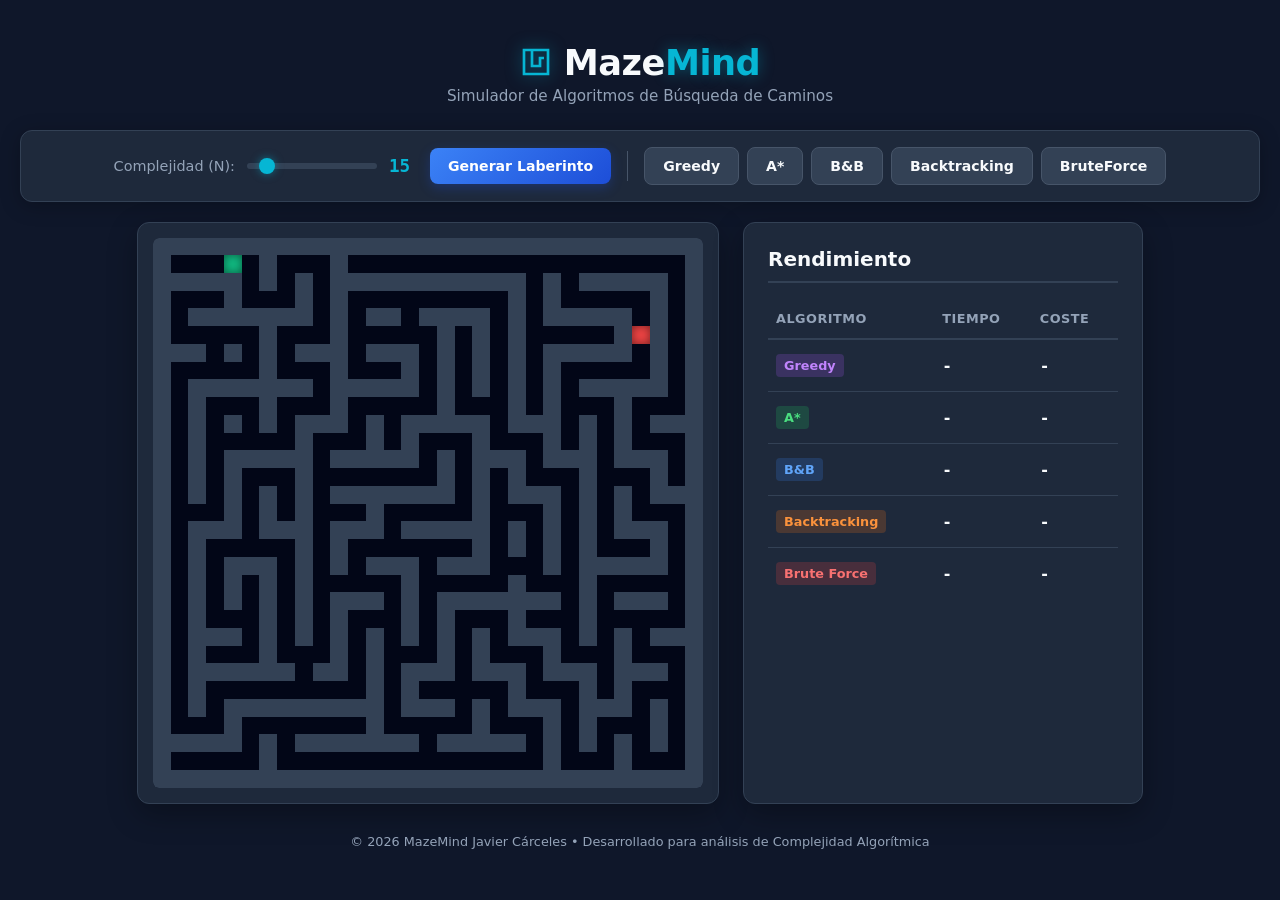
<file: B&B_Maze/index.html>
<!DOCTYPE html>
<html lang="es">
<head>
    <meta charset="UTF-8">
    <meta name="viewport" content="width=device-width, initial-scale=1.0">
    <meta name="description" content="Comparativa de algoritmos de búsqueda en laberintos en tiempo real.">
    <title>MazeMind // Comparativa de Algoritmos</title>
    <link rel="stylesheet" href="style.css">
    <script src="maze.js" defer></script>
    <script src="solver.js" defer></script>
</head>
<body>

    <div class="app-container">
        
        <header class="app-header">
            <div class="logo-area">
                <svg class="logo-icon" viewBox="0 0 24 24" fill="none" stroke="currentColor" stroke-width="2">
                    <path d="M3 3h18v18H3V3z" />
                    <path d="M9 3v12h6V9h3" />
                </svg>
                <h1>Maze<span>Mind</span></h1>
            </div>
            <p class="subtitle">Simulador de Algoritmos de Búsqueda de Caminos</p>
        </header>

        <section class="controls-panel">
            <div class="control-group">
                <label for="size">Complejidad (N):</label>
                <input type="range" id="size" value="15" min="5" max="100" oninput="this.nextElementSibling.value = this.value">
                <output class="complexity-value">15</output>
            </div>
            
            <button class="btn btn-primary" onclick="initMaze()">
                Generar Laberinto
            </button>
            
            <div class="divider"></div>
            
            <div class="solver-buttons">
                <button class="btn btn-secondary btn-greedy" onclick="startSolving('GREEDY')">Greedy</button>
                <button class="btn btn-secondary btn-astar" onclick="startSolving('ASTAR')">A*</button>
                <button class="btn btn-secondary btn-bb" onclick="startSolving('BB')">B&B</button>
                <button class="btn btn-secondary btn-backtracking" onclick="startSolving('BACKTRACKING')">Backtracking</button>
                <button class="btn btn-secondary btn-bruteforce" onclick="startSolving('BRUTEFORCE')">BruteForce</button>
            </div>
        </section>

        <div class="workspace">
            <main class="maze-wrapper">
                <div id="mazeContainer"></div>
            </main>
            
            <aside class="stats-panel">
                <h2>Rendimiento</h2>
                <table class="stats-table">
                    <thead>
                        <tr>
                            <th>Algoritmo</th>
                            <th>Tiempo</th>
                            <th>Coste</th>
                        </tr>
                    </thead>
                    <tbody id="resultsTable">
                        <tr id="row-GREEDY"><td><span class="badge badge-greedy">Greedy</span></td><td class="time">-</td><td class="cost">-</td></tr>
                        <tr id="row-ASTAR"><td><span class="badge badge-astar">A*</span></td><td class="time">-</td><td class="cost">-</td></tr>
                        <tr id="row-BB"><td><span class="badge badge-bb">B&B</span></td><td class="time">-</td><td class="cost">-</td></tr>
                        <tr id="row-BACKTRACKING"><td><span class="badge badge-backtracking">Backtracking</span></td><td class="time">-</td><td class="cost">-</td></tr>
                        <tr id="row-BRUTEFORCE"><td><span class="badge badge-bruteforce">Brute Force</span></td><td class="time">-</td><td class="cost">-</td></tr>
                    </tbody>
                </table>
            </aside>
        </div>

        <footer class="app-footer">
            <p>&copy; 2026 MazeMind Javier Cárceles &bull; Desarrollado para análisis de Complejidad Algorítmica</p>
        </footer>
    </div>

</body>
</html>
</file>
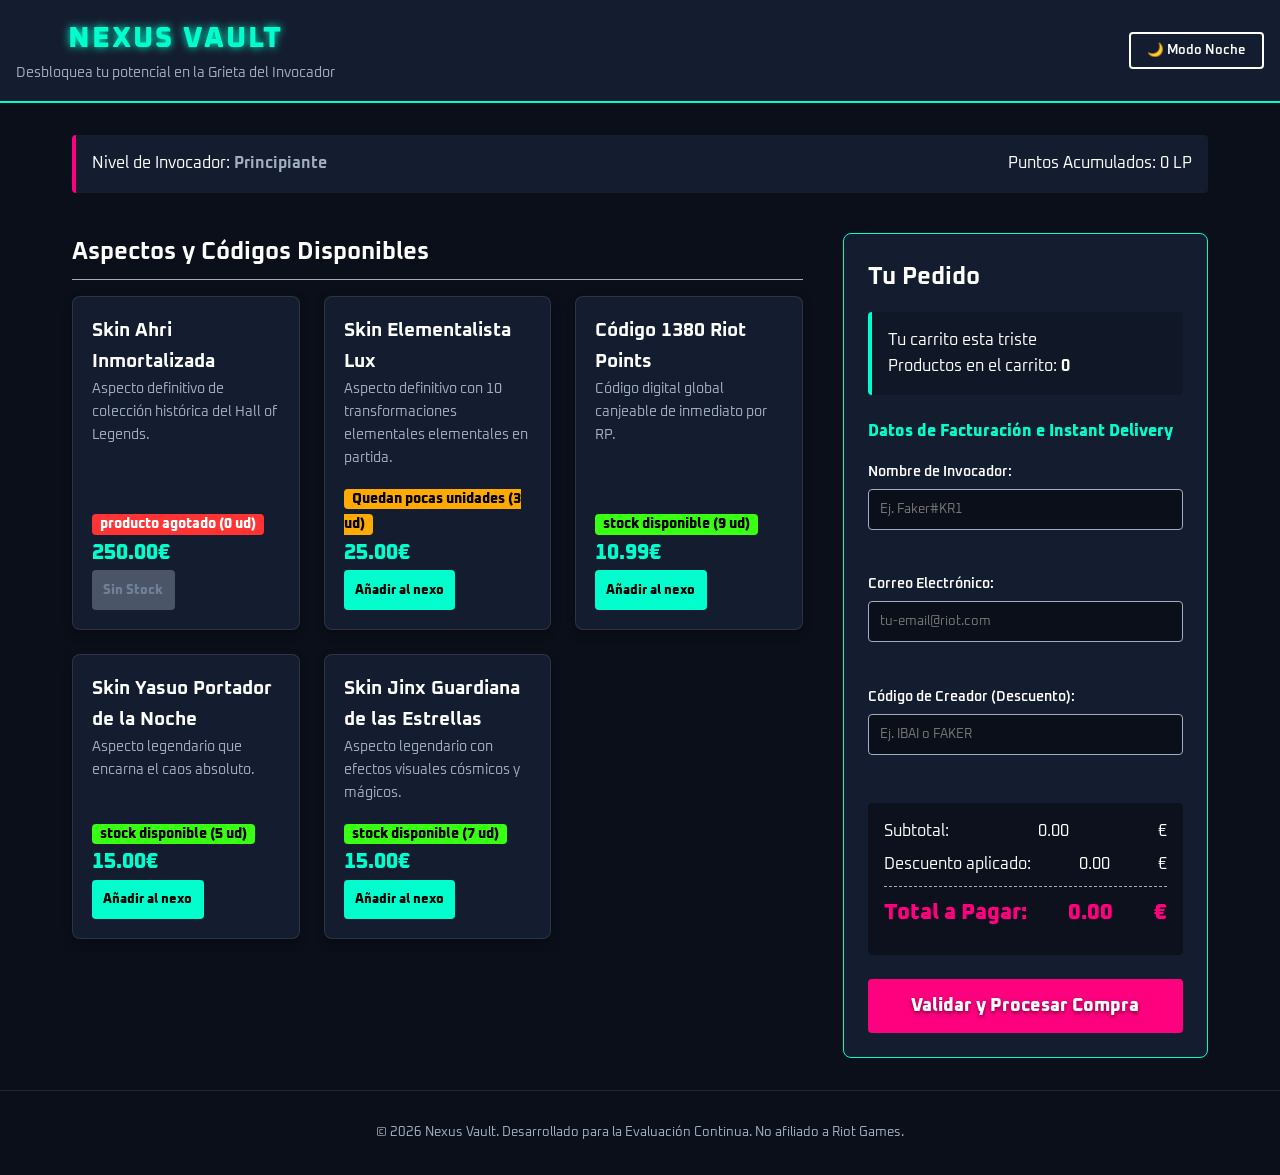
<file: EVC1_JavierCarceles/index.html>
<!DOCTYPE html>
<html lang="es">
<head>
    <meta charset="UTF-8">
    <meta name="viewport" content="width=device-width, initial-scale=1.0">
    <meta name="description" content="Nexus Vault: La tienda gamer definitiva de skins y códigos de League of Legends. Consigue RP y aspectos exclusivos al mejor precio con envíos instantáneos.">
    <meta name="keywords" content="League of Legends, LoL, Skins LoL, Códigos RP, Riot Points, Hextech, Tienda Gamer">
    <title>Nexus Vault | Skins y Códigos de League of Legends</title>
    <link rel="preconnect" href="https://fonts.googleapis.com">
    <link rel="preconnect" href="https://fonts.gstatic.com" crossorigin>
    <link href="https://fonts.googleapis.com/css2?family=Oxanium:wght@400;600;800&display=swap" rel="stylesheet">
    <link rel="stylesheet" href="style.css">
</head>
<body>

    <header class="site-header">
        <div class="header-container">
            <div class="logo-area">
                <span class="startup-logo">NEXUS VAULT</span>
                <p class="startup-slogan">Desbloquea tu potencial en la Grieta del Invocador</p>
            </div>
            <button id="theme-toggle" class="btn-theme" aria-label="Cambiar entre modo día y noche">🌙 Modo Noche</button>
        </div>
    </header>

    <main class="main-content">
        <section class="user-status-card" aria-labelledby="user-status-title">
            <h2 id="user-status-title" class="sr-only">Estado del Invocador</h2>
            <div class="status-container">
                <p>Nivel de Invocador: <strong id="user-level">Principiante</strong></p>
                <p>Puntos Acumulados: <span id="user-points">0</span> LP</p>
            </div>
        </section>

        <section class="catalog-section" aria-labelledby="catalog-title">
            <h2 id="catalog-title">Aspectos y Códigos Disponibles</h2>
            <div id="products-grid" class="products-grid">
                </div>
        </section>

        <section class="checkout-section" aria-labelledby="cart-title">
            <h2 id="cart-title">Tu Pedido</h2>
            
            <div class="cart-status-box" aria-live="polite">
                <p id="cart-message" class="cart-message">Tu carrito está triste.</p>
                <p>Productos en el carrito: <strong id="cart-count">0</strong></p>
            </div>

            <form id="checkout-form" class="checkout-form" novalidate>
                <fieldset>
                    <legend>Datos de Facturación e Instant Delivery</legend>
                    
                    <div class="form-group">
                        <label for="username">Nombre de Invocador:</label>
                        <input type="text" id="username" name="username" required minlength="3" placeholder="Ej. Faker#KR1">
                        <span class="error-msg" id="error-username" aria-live="assertive"></span>
                    </div>

                    <div class="form-group">
                        <label for="email">Correo Electrónico:</label>
                        <input type="email" id="email" name="email" required placeholder="tu-email@riot.com">
                        <span class="error-msg" id="error-email" aria-live="assertive"></span>
                    </div>

                    <div class="form-group">
                        <label for="creator-code">Código de Creador (Descuento):</label>
                        <input type="text" id="creator-code" name="creator-code" placeholder="Ej. IBAI o FAKER">
                        <span class="success-msg" id="success-code" aria-live="polite"></span>
                    </div>
                </fieldset>

                <div class="summary-box">
                    <p>Subtotal: <span id="subtotal-price">0.00</span>€</p>
                    <p>Descuento aplicado: <span id="discount-amount">0.00</span>€</p>
                    <p class="total-highlight">Total a Pagar: <span id="total-price">0.00</span>€</p>
                </div>

                <button type="submit" id="btn-validate" class="btn-submit">Validar y Procesar Compra</button>
            </form>

            <div id="checkout-result" class="checkout-result hidden" aria-live="status"></div>
        </section>
    </main>

    <footer class="site-footer">
        <p>&copy; 2026 Nexus Vault. Desarrollado para la Evaluación Continua. No afiliado a Riot Games.</p>
    </footer>

    <script src="app.js"></script>
</body>
</html>
</file>
<file: B&B_Maze/style.css>
:root {
  --bg-main: #0f172a;       
  --bg-card: #1e293b;       
  --text-main: #f8fafc;     
  --text-muted: #94a3b8;   
  --color-wall: #334155;    
  --color-path: #020617;    
  --color-start: #10b981;   
  --color-end: #ef4444;     
  --color-explore: #06b6d4; 
  --color-solution: #eab308;
  
  --radius: 12px;
  --transition: all 0.25s ease;
}

* {
  box-sizing: border-box;
  margin: 0;
  padding: 0;
}

body {
  font-family: system-ui, -apple-system, BlinkMacSystemFont, 'Segoe UI', Roboto, sans-serif;
  background-color: var(--bg-main);
  color: var(--text-main);
  min-height: 100vh;
  display: flex;
  justify-content: center;
  align-items: center;
  padding: 20px;
}

.app-container {
  width: 100%;
  max-width: 1300px;
  display: flex;
  flex-direction: column;
  gap: 20px;
}

.app-header {
  text-align: center;
  margin-bottom: 5px;
}

.logo-area {
  display: flex;
  align-items: center;
  justify-content: center;
  gap: 12px;
  margin-bottom: 4px;
}

.logo-icon {
  width: 32px;
  height: 32px;
  color: var(--color-explore);
  filter: drop-shadow(0 0 8px rgba(6, 182, 212, 0.5));
}

.app-header h1 {
  font-size: 2.2rem;
  font-weight: 800;
  letter-spacing: -0.5px;
}

.app-header h1 span {
  color: var(--color-explore);
  text-shadow: 0 0 15px rgba(6, 182, 212, 0.4);
}

.subtitle {
  color: var(--text-muted);
  font-size: 0.95rem;
}

.controls-panel {
  background: var(--bg-card);
  padding: 16px 24px;
  border-radius: var(--radius);
  border: 1px solid #334155;
  display: flex;
  flex-wrap: wrap;
  gap: 16px;
  align-items: center;
  justify-content: center;
  box-shadow: 0 4px 20px rgba(0, 0, 0, 0.25);
}

.control-group {
  display: flex;
  align-items: center;
  gap: 12px;
}

.control-group label {
  font-size: 0.9rem;
  color: var(--text-muted);
  font-weight: 500;
}

input[type="range"] {
  -webkit-appearance: none;
  appearance: none;
  background: #334155;
  height: 6px;
  border-radius: 3px;
  width: 130px;
  outline: none;
  transition: var(--transition);
}

input[type="range"]::-webkit-slider-thumb {
  -webkit-appearance: none;
  appearance: none;
  width: 16px;
  height: 16px;
  border-radius: 50%;
  background: var(--color-explore);
  cursor: pointer;
  box-shadow: 0 0 8px rgba(6, 182, 212, 0.5);
  transition: var(--transition);
}

input[type="range"]::-webkit-slider-thumb:hover {
  transform: scale(1.15);
  background: var(--text-main);
}

input[type="range"]::-moz-range-thumb {
  width: 16px;
  height: 16px;
  border: none;
  border-radius: 50%;
  background: var(--color-explore);
  cursor: pointer;
  box-shadow: 0 0 8px rgba(6, 182, 212, 0.5);
  transition: var(--transition);
}

input[type="range"]::-moz-range-thumb:hover {
  transform: scale(1.15);
  background: var(--text-main);
}

.complexity-value {
  font-family: monospace;
  font-size: 1.1rem;
  font-weight: bold;
  color: var(--color-explore);
  min-width: 25px;
  text-align: left;
}

.divider {
  width: 1px;
  height: 30px;
  background: #475569;
}

.btn {
  font-family: inherit;
  font-size: 0.88rem;
  font-weight: 600;
  padding: 10px 18px;
  border-radius: 8px;
  border: none;
  cursor: pointer;
  transition: var(--transition);
}

.btn-primary {
  background: linear-gradient(135deg, #3b82f6, #1d4ed8);
  color: white;
  box-shadow: 0 4px 12px rgba(29, 78, 216, 0.3);
}

.btn-primary:hover {
  transform: translateY(-1px);
  box-shadow: 0 6px 16px rgba(29, 78, 216, 0.45);
}

.solver-buttons {
  display: flex;
  gap: 8px;
  flex-wrap: wrap;
}

.btn-secondary {
  background: #334155;
  color: var(--text-main);
  border: 1px solid #475569;
}

.btn-secondary:hover {
  background: #475569;
  transform: translateY(-1px);
}

.btn-greedy:hover { border-color: #a855f7; color: #d8b4fe; }
.btn-astar:hover { border-color: #22c55e; color: #86efac; }
.btn-bb:hover { border-color: #3b82f6; color: #93c5fd; }
.btn-backtracking:hover { border-color: #f97316; color: #fdba74; }
.btn-bruteforce:hover { border-color: #ef4444; color: #fca5a5; }

.workspace {
  display: flex;
  flex-direction: row;
  gap: 24px;
  justify-content: center;
  align-items: stretch;
}

@media (max-width: 950px) {
  .workspace { flex-direction: column; align-items: center; }
}

.maze-wrapper {
  background: var(--bg-card);
  padding: 15px;
  border-radius: var(--radius);
  border: 1px solid #334155;
  box-shadow: 0 10px 30px rgba(0, 0, 0, 0.3);
  display: flex;
  align-items: center;
  justify-content: center;
}

#mazeContainer {
  display: grid;
  width: 72vh;
  height: 72vh;
  max-width: 550px;
  max-height: 550px;
  background-color: var(--color-path);
  border-radius: 6px;
  overflow: hidden;
  gap: 0; 
}

.cell {
  width: 100%;
  height: 100%;
  transition: background-color 0.1s ease;
}

.wall { background-color: var(--color-wall); }
.path { background-color: var(--color-path); }

.start {
  background-color: var(--color-start) !important;
  box-shadow: inset 0 0 10px rgba(0,0,0,0.5);
  position: relative;
}
.end {
  background-color: var(--color-end) !important;
  box-shadow: inset 0 0 10px rgba(0,0,0,0.5);
}

.exploring {
  background-color: var(--color-explore);
  animation: pulseExplore 0.5s ease-out;
}

.solution {
  background-color: var(--color-solution) !important;
  animation: pulseSolution 0.4s ease-in-out forwards;
}

.stats-panel {
  background: var(--bg-card);
  padding: 24px;
  border-radius: var(--radius);
  border: 1px solid #334155;
  box-shadow: 0 10px 30px rgba(0, 0, 0, 0.3);
  flex-grow: 1;
  max-width: 400px;
  min-width: 300px;
  display: flex;
  flex-direction: column;
}

.stats-panel h2 {
  font-size: 1.25rem;
  margin-bottom: 16px;
  font-weight: 700;
  border-bottom: 2px solid #334155;
  padding-bottom: 10px;
}

.stats-table {
  width: 100%;
  border-collapse: collapse;
}

.stats-table th {
  color: var(--text-muted);
  font-size: 0.8rem;
  text-transform: uppercase;
  letter-spacing: 0.5px;
  padding: 12px 8px;
  text-align: left;
  border-bottom: 2px solid #334155;
}

.stats-table td {
  padding: 14px 8px;
  font-size: 0.92rem;
  border-bottom: 1px solid #334155;
  color: var(--text-main);
  text-align: left;
}

.stats-table tbody tr:last-child td {
  border-bottom: none;
}

.stats-table .time, .stats-table .cost {
  font-family: monospace;
  font-size: 1rem;
  font-weight: 600;
}

.badge {
  padding: 4px 8px;
  border-radius: 4px;
  font-size: 0.8rem;
  font-weight: 600;
  display: inline-block;
  background: #475569;
}
.badge-greedy { background: rgba(168, 85, 247, 0.2); color: #c084fc; }
.badge-astar { background: rgba(34, 197, 94, 0.2); color: #4ade80; }
.badge-bb { background: rgba(59, 130, 246, 0.2); color: #60a5fa; }
.badge-backtracking { background: rgba(249, 115, 22, 0.2); color: #fb923c; }
.badge-bruteforce { background: rgba(239, 68, 68, 0.2); color: #f87171; }

.app-footer {
  text-align: center;
  padding: 10px 0;
  color: var(--text-muted);
  font-size: 0.8rem;
}

@keyframes pulseExplore {
  0% { transform: scale(0.7); background-color: #22d3ee; opacity: 0.8; }
  100% { transform: scale(1); background-color: var(--color-explore); opacity: 1; }
}

@keyframes pulseSolution {
  0% { transform: scale(0.5); background-color: #fef08a; }
  50% { transform: scale(1.1); }
  100% { transform: scale(1); background-color: var(--color-solution); }
}
</file>
<file: EVC1_JavierCarceles/style.css>
:root {
    --bg-main: #0b0f19;
    --bg-card: #141d30;
    --border-color: #00ffcc;
    --text-primary: #ffffff;
    --text-secondary: #a0aec0;
    --accent: #ff007f;
    --success: #39ff14;
    --warning: #ffaa00;
    --error: #ff3333;
    --font-family: 'Oxanium', system-ui, sans-serif;
}

body.light-mode {
    --bg-main: #f4f6f9;
    --bg-card: #ffffff;
    --border-color: #0066cc;
    --text-primary: #1a202c;
    --text-secondary: #4a5568;
    --accent: #d5006d;
    --success: #1b8a5a;
    --warning: #dd7700;
    --error: #cc0000;
}

* {
    box-sizing: border-box;
    margin: 0;
    padding: 0;
}

.sr-only {
    position: absolute;
    width: 1px;
    height: 1px;
    padding: 0;
    margin: -1px;
    overflow: hidden;
    clip: rect(0, 0, 0, 0);
    border: 0;
}

body {
    background-color: var(--bg-main);
    color: var(--text-primary);
    font-family: var(--font-family);
    transition: background-color 0.3s elements, color 0.3s ease;
    line-height: 1.6;
}

.site-header {
    background-color: var(--bg-card);
    padding: 1rem;
    border-bottom: 2px solid var(--border-color);

    & .header-container {
        display: flex;
        flex-direction: column;
        align-items: center;
        gap: 1rem;
        text-align: center;
    }

    & .startup-logo {
        font-size: 1.8rem;
        font-weight: 800;
        letter-spacing: 2px;
        color: var(--border-color);
        text-shadow: 0 0 8px var(--border-color);
    }

    & .startup-slogan {
        font-size: 0.9rem;
        color: var(--text-secondary);
    }
}

.btn-theme {
    background: transparent;
    color: var(--text-primary);
    border: 2px solid var(--text-primary);
    padding: 0.5rem 1rem;
    cursor: pointer;
    font-family: var(--font-family);
    font-weight: 600;
    border-radius: 4px;
    
    &:hover, &:focus {
        background-color: var(--text-primary);
        color: var(--bg-main);
        outline: 3px solid var(--accent);
    }
}

.main-content {
    padding: 1rem;
    display: flex;
    flex-direction: column;
    gap: 2rem;
}

.user-status-card {
    background: var(--bg-card);
    padding: 1rem;
    border-left: 4px solid var(--accent);
    border-radius: 4px;
    
    & .status-container {
        display: flex;
        justify-content: space-between;
        font-size: 1rem;
    }
}

.catalog-section {
    & h2 {
        font-size: 1.5rem;
        margin-bottom: 1rem;
        border-bottom: 1px solid var(--text-secondary);
        padding-bottom: 0.5rem;
    }
}

.products-grid {
    display: grid;
    grid-template-columns: 1fr;
    gap: 1.5rem;
}

.product-card {
    background: var(--bg-card);
    border: 1px solid rgba(255, 255, 255, 0.1);
    border-radius: 8px;
    padding: 1.2rem;
    display: flex;
    flex-direction: column;
    justify-content: space-between;
    gap: 1rem;
    box-shadow: 0 4px 10px rgba(0,0,0,0.3);

    & .prod-title {
        font-size: 1.2rem;
        color: var(--text-primary);
    }

    & .prod-desc {
        font-size: 0.9rem;
        color: var(--text-secondary);
    }

    & .stock-badge {
        font-weight: 800;
        font-size: 0.85rem;
        padding: 0.2rem 0.5rem;
        border-radius: 4px;
        width: max-content;

        &.agotado { background: var(--error); color: white; }
        &.pocas { background: var(--warning); color: black; }
        &.disponible { background: var(--success); color: black; }
    }

    & .prod-price {
        font-size: 1.3rem;
        font-weight: 800;
        color: var(--border-color);
    }

    & .btn-add {
        background: var(--border-color);
        color: #000;
        border: none;
        padding: 0.7rem;
        font-weight: 800;
        font-family: var(--font-family);
        cursor: pointer;
        border-radius: 4px;
        transition: transform 0.1s ease;

        &:hover:not(:disabled), &:focus:not(:disabled) {
            transform: scale(1.02);
            box-shadow: 0 0 10px var(--border-color);
        }

        &:disabled {
            background: #4a5568;
            color: #718096;
            cursor: not-allowed;
        }
    }
}

.checkout-section {
    background: var(--bg-card);
    padding: 1.5rem;
    border-radius: 8px;
    border: 1px solid var(--border-color);

    & h2 { margin-bottom: 1rem; }
}

.cart-status-box {
    background: rgba(0,0,0,0.2);
    padding: 1rem;
    border-radius: 4px;
    margin-bottom: 1.5rem;
    border-left: 4px solid var(--border-color);
}

.checkout-form {
    & fieldset {
        border: none;
        margin-bottom: 1.5rem;
    }

    & legend {
        font-weight: 800;
        margin-bottom: 1rem;
        color: var(--border-color);
    }
}

.form-group {
    display: flex;
    flex-direction: column;
    gap: 0.3rem;
    margin-bottom: 1.2rem;

    & label {
        font-size: 0.9rem;
        font-weight: 600;
    }

    & input {
        background: var(--bg-main);
        border: 1px solid var(--text-secondary);
        color: var(--text-primary);
        padding: 0.7rem;
        font-family: var(--font-family);
        border-radius: 4px;

        &:focus {
            outline: 2px solid var(--accent);
            border-color: transparent;
        }
    }
}

.error-msg { color: var(--error); font-size: 0.85rem; font-weight: 600; min-height: 1.2rem; display: block; }
.success-msg { color: var(--success); font-size: 0.85rem; font-weight: 600; display: block; }

.summary-box {
    background: rgba(0,0,0,0.4);
    padding: 1rem;
    border-radius: 4px;
    margin-bottom: 1.5rem;

    & p {
        display: flex;
        justify-content: space-between;
        margin-bottom: 0.5rem;
    }

    & .total-highlight {
        font-size: 1.4rem;
        font-weight: 800;
        color: var(--accent);
        border-top: 1px dashed var(--text-secondary);
        padding-top: 0.5rem;
        margin-top: 0.5rem;
    }
}

.btn-submit {
    width: 100%;
    background: var(--accent);
    color: white;
    border: none;
    padding: 1rem;
    font-size: 1.1rem;
    font-weight: 800;
    font-family: var(--font-family);
    cursor: pointer;
    border-radius: 4px;
    text-shadow: 0 2px 4px rgba(0,0,0,0.5);

    &:hover, &:focus {
        box-shadow: 0 0 15px var(--accent);
    }
}

.checkout-result {
    margin-top: 1.5rem;
    padding: 1.5rem;
    border-radius: 6px;
    background: rgba(57, 255, 20, 0.1);
    border: 2px solid var(--success);
    
    &.hidden { display: none; }
    & h3 { color: var(--success); margin-bottom: 0.5rem; }
}

.site-footer {
    text-align: center;
    padding: 2rem 1rem;
    font-size: 0.8rem;
    color: var(--text-secondary);
    border-top: 1px solid rgba(255,255,255,0.1);
}

@media (min-width: 768px) {
    .site-header .header-container {
        flex-direction: row;
        justify-content: space-between;
    }

    .products-grid {
        grid-template-columns: repeat(2, 1fr);
    }

    .main-content {
        padding: 2rem;
    }
}

@media (min-width: 1024px) {
    .products-grid {
        grid-template-columns: repeat(3, 1fr);
    }

    .main-content {
        display: grid;
        grid-template-columns: 2fr 1fr;
        align-items: start;
        gap: 2.5rem;
        max-width: 1200px;
        margin: 0 auto;
    }

    .user-status-card {
        grid-column: span 2;
    }

    .catalog-section {
        grid-column: 1;
    }

    .checkout-section {
        grid-column: 2;
        position: sticky;
        top: 2rem;
    }
}
</file>
